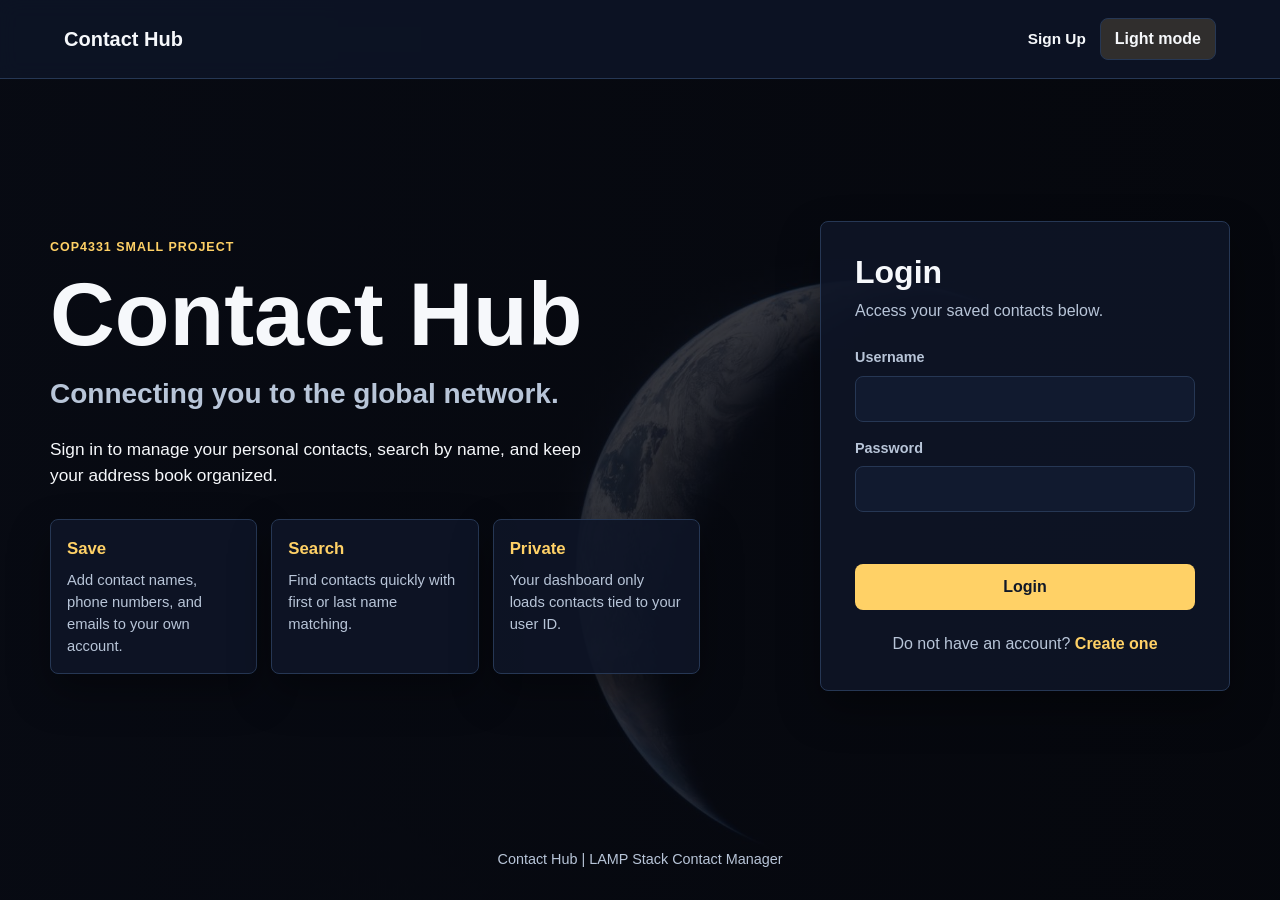
<file: work/index.html>
<!DOCTYPE html>
<html lang="en">

<head>
    <meta charset="UTF-8">
    <meta name="viewport" content="width=device-width, initial-scale=1.0">
    <title>Contact Hub</title>
    <link rel="stylesheet" href="css/app.css">
    <script src="js/theme.js?v=20260605-2" defer></script>
    <script src="js/api.js?v=20260605-2" defer></script>
    <script src="js/auth.js?v=20260605-2" defer></script>
</head>

<body class="dark-mode auth-page">
    <header class="site-header">
	<a class="brand" href="index.html">Contact Hub</a>
        <nav class="nav-links" aria-label="Primary navigation">
	   <!-- <a href="index.html" aria-current="page">Home</a> -->
            <a href="signup.html">Sign Up</a>
            <button class="theme-toggle-btn" id="themeToggle" type="button">Light mode</button>
        </nav>
    </header>

    <main class="landing-layout">
        <section class="hero-copy" aria-labelledby="heroTitle">
            <p class="eyebrow">COP4331 Small Project</p>
            <h1 id="heroTitle">Contact Hub</h1>
            <p class="hero-subtitle">Connecting you to the global network.</p>
            <p class="hero-text">
                Sign in to manage your personal contacts, search by name, and keep your address book organized.
            </p>

            <div class="feature-list" aria-label="Contact Hub features">
                <article class="feature-card">
                    <h2>Save</h2>
                    <p>Add contact names, phone numbers, and emails to your own account.</p>
                </article>
                <article class="feature-card">
                    <h2>Search</h2>
                    <p>Find contacts quickly with first or last name matching.</p>
                </article>
                <article class="feature-card">
                    <h2>Private</h2>
                    <p>Your dashboard only loads contacts tied to your user ID.</p>
                </article>
            </div>
        </section>

        <section class="auth-card" aria-labelledby="loginTitle">
            <h2 id="loginTitle">Login</h2>
            <p class="card-subtitle">Access your saved contacts below.</p>

            <form id="loginForm" novalidate>
                <div class="form-field">
                    <label for="loginName">Username</label>
                    <input id="loginName" name="login" type="text" autocomplete="username" required>
                </div>

                <div class="form-field">
                    <label for="loginPassword">Password</label>
                    <input id="loginPassword" name="password" type="password" autocomplete="current-password" required>
                </div>

		<p class="status-message" id="loginStatus" role="status" aria-live="polite"></p>

		<button class="primary-button" type="submit">Login</button>
            </form>

            <p class="auth-switch">Do not have an account? <a href="signup.html">Create one</a></p>
        </section>
    </main>

    <footer class="site-footer">
        <p>Contact Hub | LAMP Stack Contact Manager</p>
    </footer>
</body>
</html>
</file>
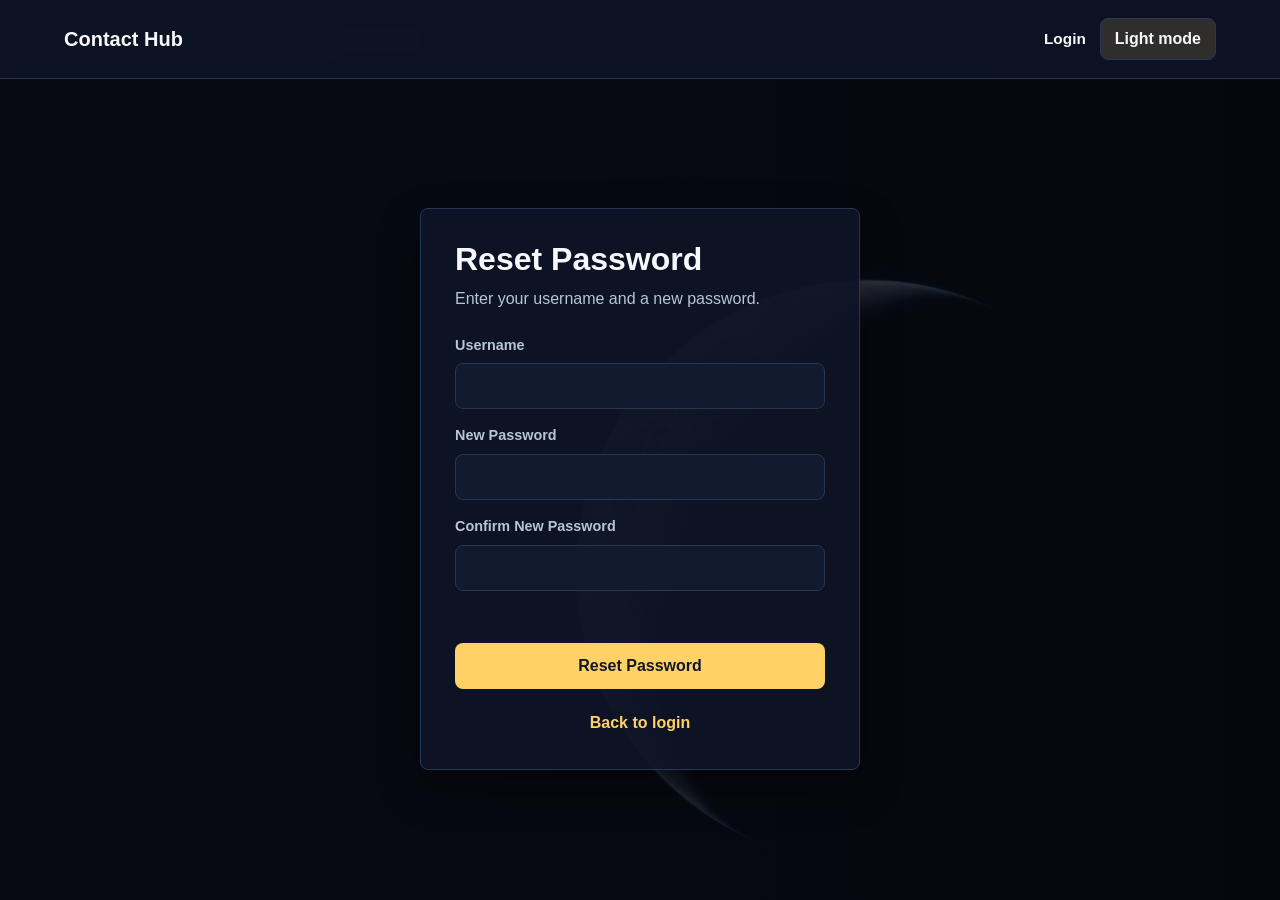
<file: work/forgot.html>
<!DOCTYPE html>
<html lang="en">
<head>
    <meta charset="UTF-8">
    <meta name="viewport" content="width=device-width, initial-scale=1.0">
    <title>Reset Password - Contact Hub</title>
    <link rel="stylesheet" href="css/app.css">
    <script src="js/theme.js" defer></script>
    <script src="js/api.js" defer></script>
    <!--<script src="js/forgot.js" defer></script>-->
</head>
<body class="dark-mode auth-page compact-page">
    <header class="site-header">
        <a class="brand" href="index.html">Contact Hub</a>
        <nav class="nav-links" aria-label="Primary navigation">
            <a href="index.html">Login</a>
            <button class="theme-toggle-btn" id="themeToggle" type="button">Light mode</button>
        </nav>
    </header>

    <main class="center-layout">
        <section class="auth-card narrow-card" aria-labelledby="forgotTitle">
            <h1 id="forgotTitle">Reset Password</h1>
            <p class="card-subtitle">Enter your username and a new password.</p>

            <form id="forgotForm" novalidate>
                <div class="form-field">
                    <label for="resetLogin">Username</label>
                    <input id="resetLogin" name="login" type="text" autocomplete="username" required>
                </div>

                <div class="form-field">
                    <label for="resetPassword">New Password</label>
                    <input id="resetPassword" name="password" type="password" autocomplete="new-password" required>
                </div>

                <div class="form-field">
                    <label for="resetConfirmPassword">Confirm New Password</label>
                    <input id="resetConfirmPassword" type="password" autocomplete="new-password" required>
                </div>

                <p class="status-message" id="forgotStatus" role="status" aria-live="polite"></p>

                <button class="primary-button" type="submit">Reset Password</button>
            </form>

            <p class="auth-switch"><a href="index.html">Back to login</a></p>
        </section>
    </main>
</body>
</html>
</file>
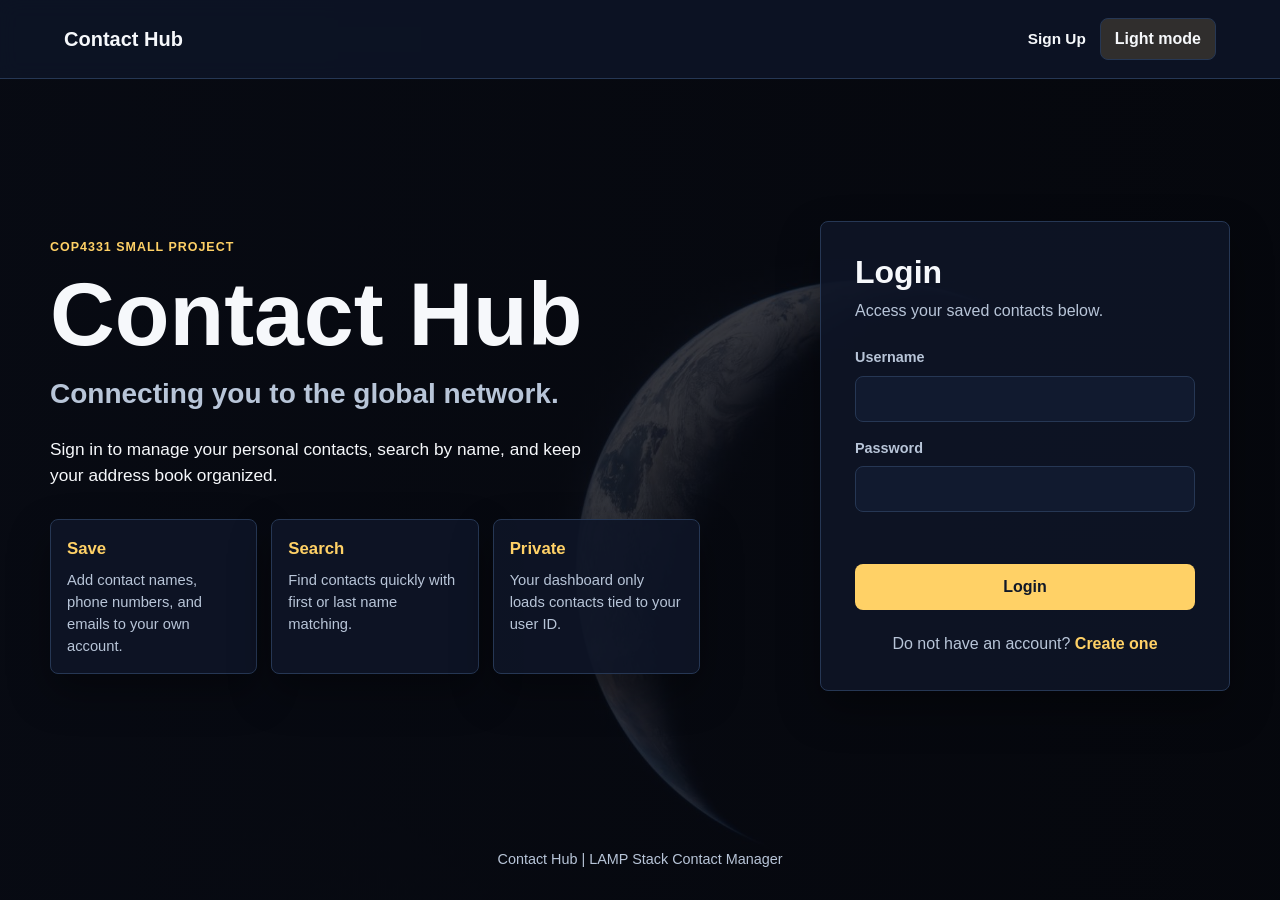
<file: work/logged.html>
<!DOCTYPE html>
<html lang="en">
<head>
    <meta charset="UTF-8">
    <meta name="viewport" content="width=device-width, initial-scale=1.0">
    <title>Dashboard - Contact Hub</title>
    <link rel="stylesheet" href="css/app.css?v=20260605-3">
    <script src="js/theme.js?v=20260605-2" defer></script>
    <script src="js/api.js?v=20260605-2" defer></script>
    <script src="js/dashboard.js?v=20260605-3" defer></script>
</head>
<body class="dark-mode dashboard-page">
    <header class="site-header">
        <a class="brand" href="logged.html">Contact Hub</a>
        <nav class="nav-links" aria-label="Dashboard navigation">
            <span class="welcome-text" id="welcomeUser"></span>
            <button class="theme-toggle-btn" id="themeToggle" type="button">Light mode</button>
            <button class="text-button danger-text" id="logoutButton" type="button">Logout</button>
        </nav>
    </header>

    <main class="dashboard-container">
        <section class="dashboard-heading">
            <div>
                <p class="eyebrow">Dashboard</p>
                <h1>Your Contacts</h1>
            </div>
            <button class="primary-button compact-button" id="openContactModal" type="button">Add Contact</button>
        </section>

        <section class="controls-panel" aria-label="Contact controls">
            <form class="search-form" id="searchForm">
                <label class="sr-only" for="searchInput">Search contacts</label>
                <input id="searchInput" type="search" placeholder="Search contacts by first or last name" autocomplete="off">
                <button class="secondary-button" type="submit">Search</button>
            </form>
        </section>

        <p class="status-message dashboard-status" id="dashboardStatus" role="status" aria-live="polite"></p>

        <section class="contacts-grid" id="contactsGrid" aria-label="Contacts"></section>

        <section class="empty-state" id="emptyState" hidden>
            <h2>No contacts found</h2>
            <p>Add a contact or adjust your search.</p>
        </section>
    </main>

    <div class="modal-overlay" id="contactModal" hidden>
        <section class="modal-card" role="dialog" aria-modal="true" aria-labelledby="contactModalTitle">
            <button class="icon-button" id="closeContactModal" type="button" aria-label="Close contact form">x</button>
            <h2 id="contactModalTitle">Add Contact</h2>

            <form id="contactForm" novalidate>
                <div class="form-field">
                    <label for="contactFirstName">First Name</label>
                    <input id="contactFirstName" name="FirstName" type="text" autocomplete="given-name" required>
                </div>

                <div class="form-field">
                    <label for="contactLastName">Last Name</label>
                    <input id="contactLastName" name="LastName" type="text" autocomplete="family-name" required>
                </div>

                <div class="form-field">
                    <label for="contactEmail">Email</label>
                    <input id="contactEmail" name="Email" type="email" autocomplete="email" required>
                </div>

                <div class="form-field">
                    <label for="contactPhone">Phone</label>
                    <input id="contactPhone" type="text" maxlength="10" inputmode="numeric" placeholder="1234567890">
                </div>

                <p class="status-message" id="contactFormStatus" role="status" aria-live="polite"></p>

                <div class="form-actions">
                    <button class="secondary-button" id="cancelContactForm" type="button">Cancel</button>
                    <button class="primary-button" type="submit">Save Contact</button>
                </div>
            </form>
        </section>
    </div>

    <footer class="site-footer">
        <p>Contact Hub | LAMP Stack Contact Manager</p>
    </footer>
</body>
</html>
</file>
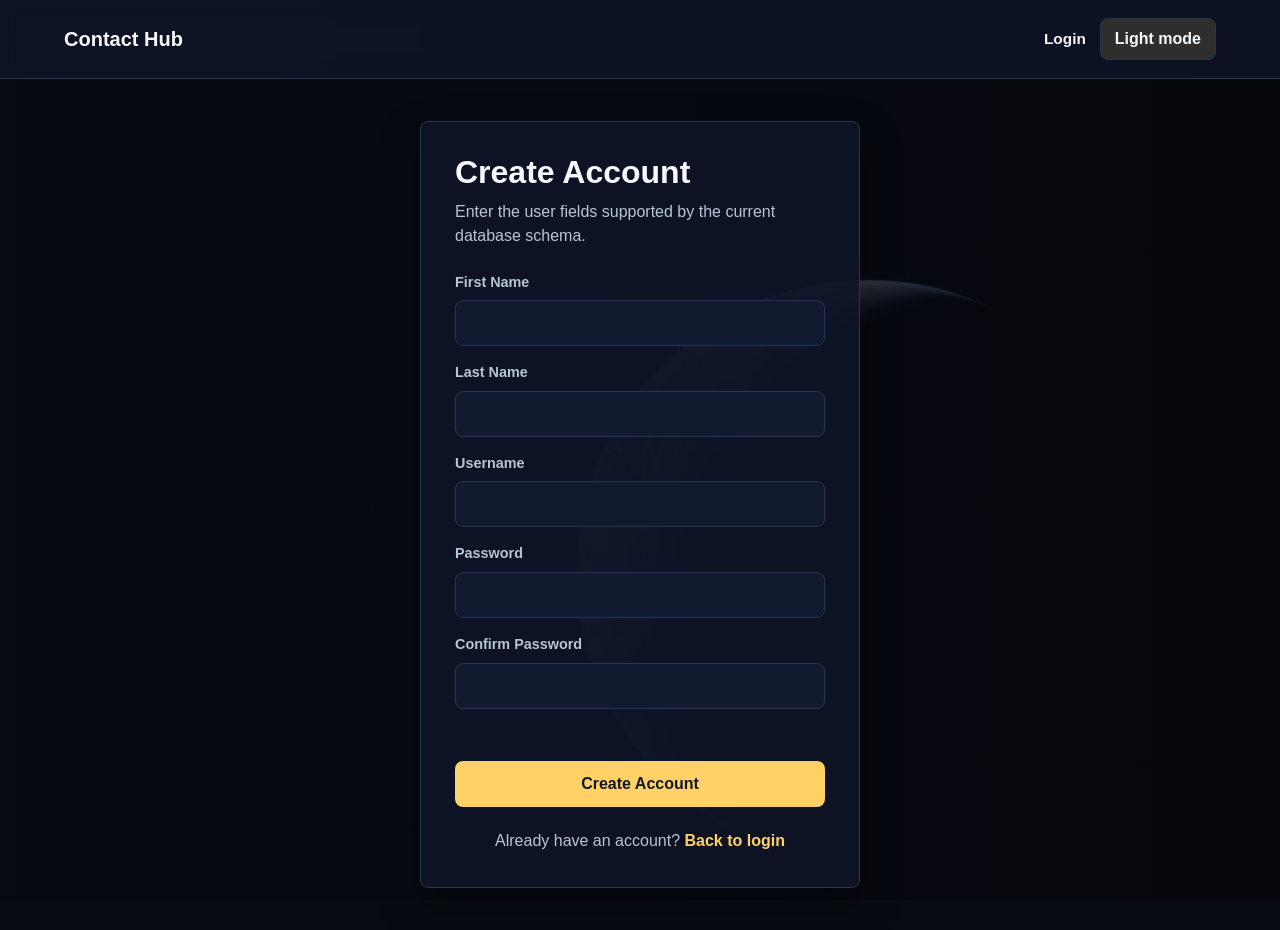
<file: work/signup.html>
<!DOCTYPE html>
<html lang="en">
<head>
    <meta charset="UTF-8">
    <meta name="viewport" content="width=device-width, initial-scale=1.0">
    <title>Sign Up - Contact Hub</title>
    <link rel="stylesheet" href="css/app.css">
    <script src="js/theme.js?v=20260605-2" defer></script>
    <script src="js/api.js?v=20260605-2" defer></script>
    <script src="js/signup.js?v=20260605-2" defer></script>
</head>
<body class="dark-mode auth-page compact-page">
    <header class="site-header">
        <a class="brand" href="index.html">Contact Hub</a>
        <nav class="nav-links" aria-label="Primary navigation">
            <a href="index.html">Login</a>
            <button class="theme-toggle-btn" id="themeToggle" type="button">Light mode</button>
        </nav>
    </header>

    <main class="center-layout">
        <section class="auth-card narrow-card" aria-labelledby="signupTitle">
            <h1 id="signupTitle">Create Account</h1>
            <p class="card-subtitle">Enter the user fields supported by the current database schema.</p>

            <form id="signupForm" novalidate>
                <div class="form-field">
                    <label for="signupFirstName">First Name</label>
                    <input id="signupFirstName" name="FirstName" type="text" autocomplete="given-name" required>
                </div>

                <div class="form-field">
                    <label for="signupLastName">Last Name</label>
                    <input id="signupLastName" name="LastName" type="text" autocomplete="family-name" required>
                </div>

                <div class="form-field">
                    <label for="signupLogin">Username</label>
                    <input id="signupLogin" name="Login" type="text" autocomplete="username" required>
                </div>

                <div class="form-field">
                    <label for="signupPassword">Password</label>
                    <input id="signupPassword" name="Password" type="password" autocomplete="new-password" required>
                </div>

                <div class="form-field">
                    <label for="signupConfirmPassword">Confirm Password</label>
                    <input id="signupConfirmPassword" type="password" autocomplete="new-password" required>
                </div>

                <p class="status-message" id="signupStatus" role="status" aria-live="polite"></p>

                <button class="primary-button" type="submit">Create Account</button>
            </form>

            <p class="auth-switch">Already have an account? <a href="index.html">Back to login</a></p>
        </section>
    </main>
</body>
</html>
</file>
<file: work/css/app.css>
:root {
    --page-bg: #eef3f8;
    --surface: rgba(255, 255, 255, 0.92);
    --surface-strong: #ffffff;
    --text-main: #172033;
    --text-muted: #5a6678;
    --accent: #1267b7;
    --accent-strong: #0a4f8d;
    --accent-soft: #dfefff;
    --border: #c6d2df;
    --input-bg: #ffffff;
    --input-text: #101828;
    --danger: #b42318;
    --success: #147d4f;
    --shadow: 0 18px 40px rgba(22, 32, 51, 0.16);
    --hero-overlay: linear-gradient(90deg, rgba(238, 243, 248, 0.9), rgba(238, 243, 248, 0.7));
}

body.dark-mode {
    --page-bg: #080b14;
    --surface: rgba(14, 20, 38, 0.9);
    --surface-strong: #10182b;
    --text-main: #f6f8fb;
    --text-muted: #b8c5d8;
    --accent: #ffd166;
    --accent-strong: #f5b83f;
    --accent-soft: rgba(255, 209, 102, 0.15);
    --border: #263754;
    --input-bg: #111a2f;
    --input-text: #ffffff;
    --danger: #ff7a7a;
    --success: #5bd69f;
    --shadow: 0 18px 40px rgba(0, 0, 0, 0.35);
    --hero-overlay: linear-gradient(90deg, rgba(8, 11, 20, 0.92), rgba(8, 11, 20, 0.64));
}

* {
    box-sizing: border-box;
}

html {
    min-height: 100%;
}

body {
    min-height: 100vh;
    margin: 0;
    background: var(--page-bg);
    color: var(--text-main);
    font-family: "Segoe UI", Tahoma, Geneva, Verdana, sans-serif;
    line-height: 1.5;
}

body.auth-page {
    background-color: var(--page-bg);
    background-image: var(--hero-overlay), url("../images/frontPageEarth.jpg");
    background-position: center;
    background-size: cover;
    background-attachment: fixed;
}

a {
    color: var(--accent);
    font-weight: 700;
    text-decoration: none;
}

a:hover {
    color: var(--accent-strong);
    text-decoration: underline;
}

button,
input {
    font: inherit;
}

.site-header {
    display: flex;
    align-items: center;
    justify-content: space-between;
    gap: 20px;
    width: 100%;
    padding: 18px clamp(18px, 5vw, 64px);
    background: var(--surface);
    border-bottom: 1px solid var(--border);
    backdrop-filter: blur(10px);
}

.brand {
    color: var(--text-main);
    font-size: 1.25rem;
    font-weight: 800;
    letter-spacing: 0;
}

.brand:hover {
    text-decoration: none;
}

.nav-links {
    display: flex;
    align-items: center;
    flex-wrap: wrap;
    justify-content: flex-end;
    gap: 14px;
}

.nav-links a {
    color: var(--text-main);
    font-size: 0.96rem;
}

.theme-toggle-btn,
.primary-button,
.secondary-button,
.text-button,
.icon-button {
    min-height: 42px;
    border: 0;
    border-radius: 8px;
    cursor: pointer;
    font-weight: 800;
}

.theme-toggle-btn {
    padding: 8px 14px;
    background: var(--accent-soft);
    color: var(--text-main);
    border: 1px solid var(--border);
}

.primary-button {
    width: 100%;
    padding: 11px 18px;
    background: var(--accent);
    color: #101828;
}

body:not(.dark-mode) .primary-button {
    color: #ffffff;
}

.primary-button:hover,
.theme-toggle-btn:hover {
    filter: brightness(0.96);
}

.secondary-button {
    padding: 10px 16px;
    background: var(--surface-strong);
    color: var(--text-main);
    border: 1px solid var(--border);
}

.text-button {
    padding: 8px 4px;
    background: transparent;
    color: var(--text-main);
}

.danger-text {
    color: var(--danger);
}

.compact-button {
    width: auto;
}

.landing-layout {
    display: grid;
    grid-template-columns: minmax(0, 1fr) minmax(320px, 410px);
    gap: clamp(28px, 6vw, 80px);
    align-items: center;
    min-height: calc(100vh - 146px);
    width: min(1180px, calc(100% - 36px));
    margin: 0 auto;
    padding: 48px 0;
}

.center-layout {
    display: grid;
    place-items: center;
    min-height: calc(100vh - 80px);
    width: min(100%, 520px);
    margin: 0 auto;
    padding: 42px 18px;
}

.hero-copy {
    max-width: 650px;
}

.eyebrow {
    margin: 0 0 10px;
    color: var(--accent);
    font-size: 0.78rem;
    font-weight: 900;
    letter-spacing: 0.08em;
    text-transform: uppercase;
}

.hero-copy h1,
.dashboard-heading h1,
.auth-card h1,
.auth-card h2 {
    margin: 0;
    color: var(--text-main);
    line-height: 1.05;
    letter-spacing: 0;
}

.hero-copy h1 {
    font-size: clamp(3rem, 8vw, 5.6rem);
}

.hero-subtitle {
    margin: 12px 0 0;
    color: var(--text-muted);
    font-size: clamp(1.25rem, 2.5vw, 1.75rem);
    font-weight: 700;
}

.hero-text {
    max-width: 560px;
    margin: 22px 0 0;
    color: var(--text-main);
    font-size: 1.08rem;
}

.feature-list {
    display: grid;
    grid-template-columns: repeat(3, minmax(0, 1fr));
    gap: 14px;
    margin-top: 30px;
}

.feature-card,
.auth-card,
.controls-panel,
.contact-card,
.empty-state,
.modal-card {
    background: var(--surface);
    border: 1px solid var(--border);
    border-radius: 8px;
    box-shadow: var(--shadow);
}

.feature-card {
    min-height: 128px;
    padding: 16px;
}

.feature-card h2 {
    margin: 0 0 8px;
    color: var(--accent);
    font-size: 1.05rem;
}

.feature-card p,
.card-subtitle,
.auth-switch,
.empty-state p,
.welcome-text,
.contact-meta {
    color: var(--text-muted);
}

.feature-card p {
    margin: 0;
    font-size: 0.92rem;
}

.auth-card {
    width: 100%;
    padding: clamp(22px, 4vw, 34px);
}

.narrow-card {
    max-width: 440px;
}

.auth-card h1,
.auth-card h2 {
    font-size: 2rem;
}

.card-subtitle {
    margin: 10px 0 24px;
}

.form-field {
    display: grid;
    gap: 7px;
    margin-bottom: 16px;
}

.form-field label {
    color: var(--text-muted);
    font-size: 0.9rem;
    font-weight: 800;
}

.form-field input,
.search-form input {
    width: 100%;
    min-height: 44px;
    padding: 10px 12px;
    background: var(--input-bg);
    color: var(--input-text);
    border: 1px solid var(--border);
    border-radius: 8px;
    outline: none;
}

.form-field input:focus,
.search-form input:focus {
    border-color: var(--accent);
    box-shadow: 0 0 0 3px var(--accent-soft);
}

.form-row {
    display: flex;
    align-items: center;
    gap: 14px;
}

.split-row {
    justify-content: space-between;
    margin: 4px 0 14px;
}

.check-label {
    display: inline-flex;
    align-items: center;
    gap: 8px;
    color: var(--text-muted);
    font-weight: 700;
}

.status-message {
    min-height: 22px;
    margin: 10px 0 14px;
    color: var(--text-muted);
    font-size: 0.94rem;
}

.status-message.error {
    color: var(--danger);
}

.status-message.success {
    color: var(--success);
}

.auth-switch {
    margin: 22px 0 0;
    text-align: center;
}

.site-footer {
    padding: 16px 18px;
    color: var(--text-muted);
    text-align: center;
}

.site-footer p {
    margin: 0;
    font-size: 0.9rem;
}

.dashboard-page {
    display: flex;
    flex-direction: column;
}

.dashboard-container {
    flex: 1;
    width: min(1180px, calc(100% - 36px));
    margin: 0 auto;
    padding: 34px 0 44px;
}

.dashboard-heading {
    display: flex;
    align-items: end;
    justify-content: space-between;
    gap: 18px;
    margin-bottom: 20px;
}

.dashboard-heading h1 {
    font-size: clamp(2rem, 5vw, 3.2rem);
}

.controls-panel {
    padding: 16px;
    margin-bottom: 12px;
}

.search-form {
    display: grid;
    grid-template-columns: minmax(0, 1fr) auto;
    gap: 12px;
}

.dashboard-status {
    margin-bottom: 18px;
}

.contacts-grid {
    display: grid;
    grid-template-columns: repeat(auto-fill, minmax(250px, 1fr));
    gap: 18px;
}

.contact-card {
    display: grid;
    gap: 14px;
    padding: 18px;
}

.contact-card-header {
    display: flex;
    align-items: start;
    justify-content: space-between;
    gap: 12px;
}

.contact-name {
    margin: 0;
    color: var(--text-main);
    font-size: 1.2rem;
    line-height: 1.25;
}

.contact-meta {
    margin: 0;
    font-size: 0.88rem;
}

.contact-date-label,
.contact-date-value {
    display: block;
}

.contact-date-label {
    white-space: nowrap;
}

.contact-date-value {
    margin-top: 2px;
}

.delete-card-btn {
    min-height: 34px;
    padding: 7px 10px;
    background: transparent;
    color: var(--danger);
    border: 1px solid var(--border);
    border-radius: 8px;
    cursor: pointer;
    font-weight: 800;
}

.update-card-btn {
    min-height: 34px;
    padding: 7px 10px;
    background: transparent;
    color: var(--accent);
    border: 1px solid var(--border);
    border-radius: 8px;
    cursor: pointer;
    font-weight: 800;
}

.empty-state {
    padding: 34px;
    text-align: center;
}

.empty-state h2 {
    margin: 0 0 8px;
}

.modal-overlay {
    position: fixed;
    inset: 0;
    z-index: 20;
    display: grid;
    place-items: center;
    padding: 18px;
    background: rgba(0, 0, 0, 0.62);
}

.modal-card {
    position: relative;
    width: min(100%, 460px);
    padding: 26px;
}

.modal-card h2 {
    margin: 0 0 20px;
}

.icon-button {
    position: absolute;
    top: 12px;
    right: 12px;
    width: 36px;
    min-height: 36px;
    background: transparent;
    color: var(--text-muted);
    border: 1px solid var(--border);
}

.form-actions {
    display: grid;
    grid-template-columns: 1fr 1fr;
    gap: 12px;
}

.sr-only {
    position: absolute;
    width: 1px;
    height: 1px;
    padding: 0;
    margin: -1px;
    overflow: hidden;
    clip: rect(0, 0, 0, 0);
    white-space: nowrap;
    border: 0;
}

[hidden] {
    display: none !important;
}

@media (max-width: 900px) {
    .landing-layout {
        grid-template-columns: 1fr;
        min-height: auto;
        padding: 36px 0;
    }

    .feature-list {
        grid-template-columns: 1fr;
    }

    .dashboard-heading {
        align-items: stretch;
        flex-direction: column;
    }

    .compact-button {
        width: 100%;
    }
}

@media (max-width: 640px) {
    .site-header {
        align-items: flex-start;
        flex-direction: column;
    }

    .nav-links {
        justify-content: flex-start;
        width: 100%;
    }

    .search-form,
    .form-actions {
        grid-template-columns: 1fr;
    }

    .split-row {
        align-items: flex-start;
        flex-direction: column;
        gap: 8px;
    }
}
</file>
